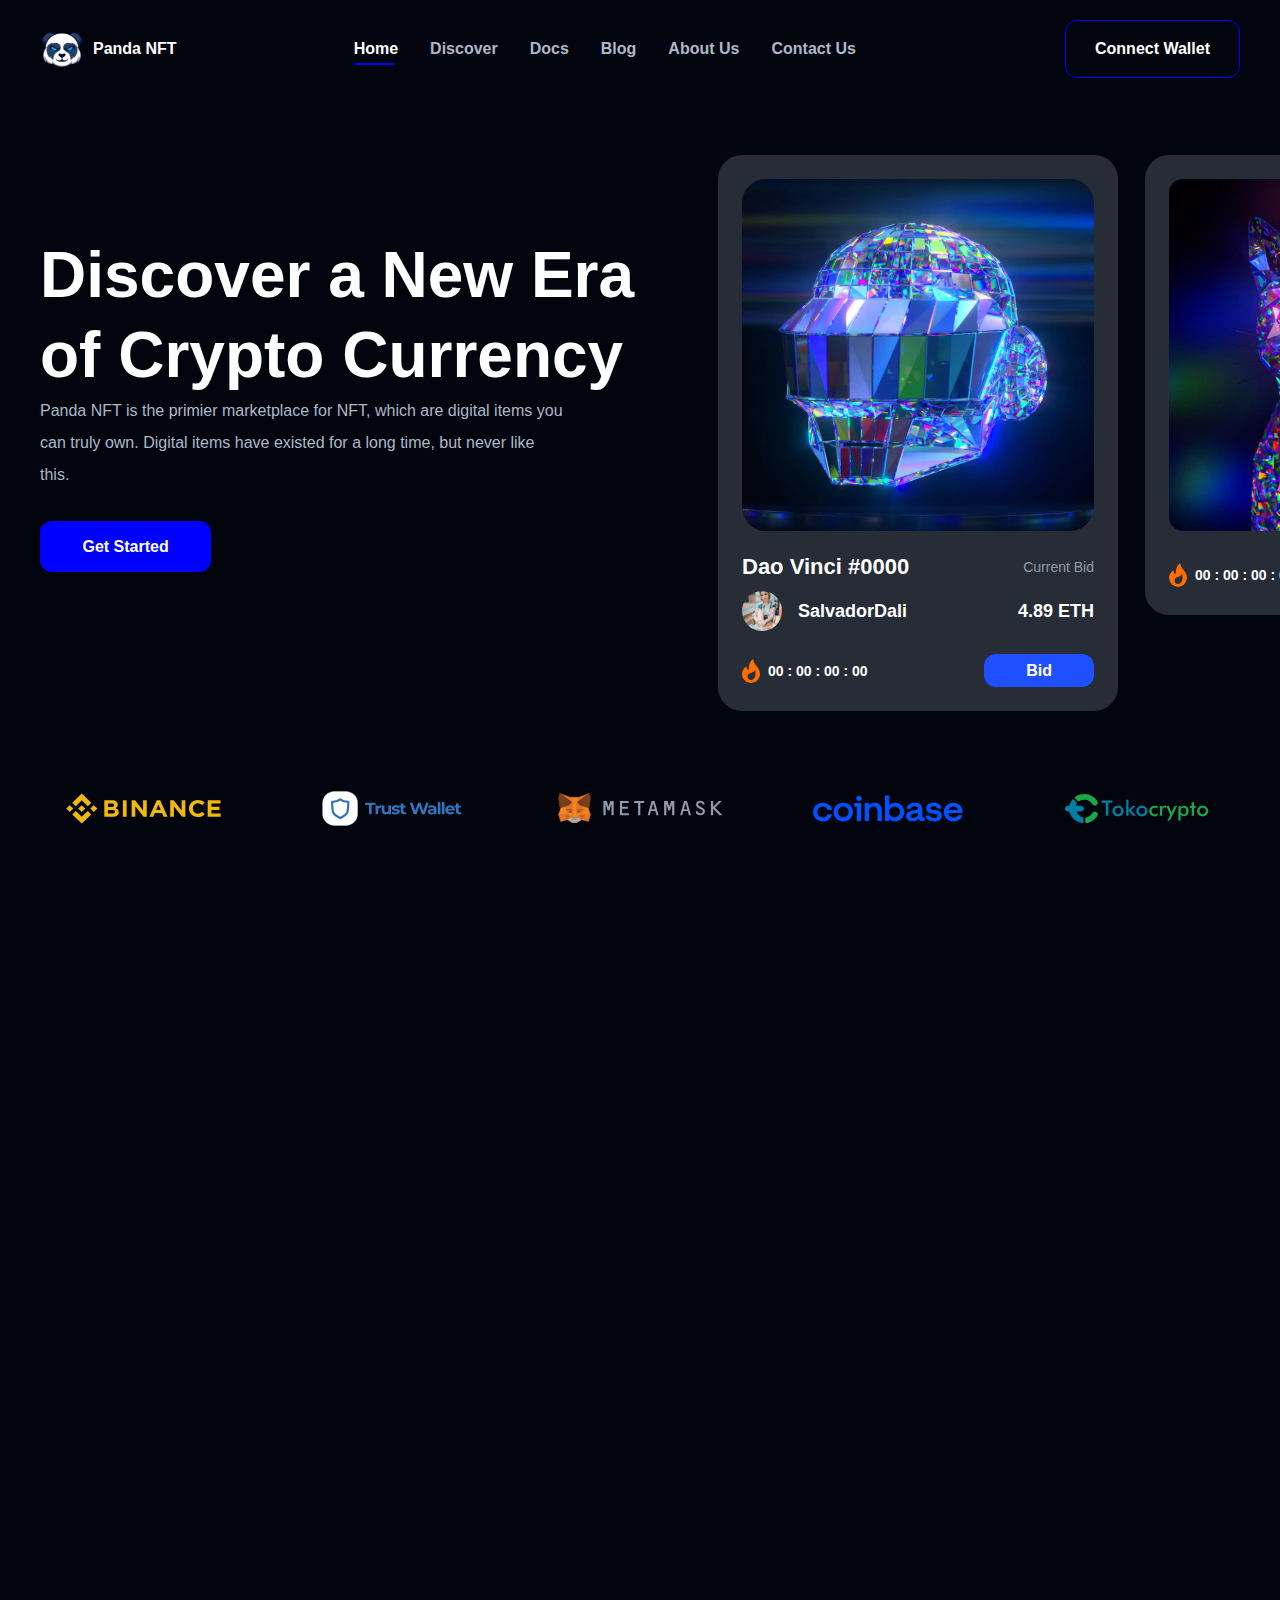
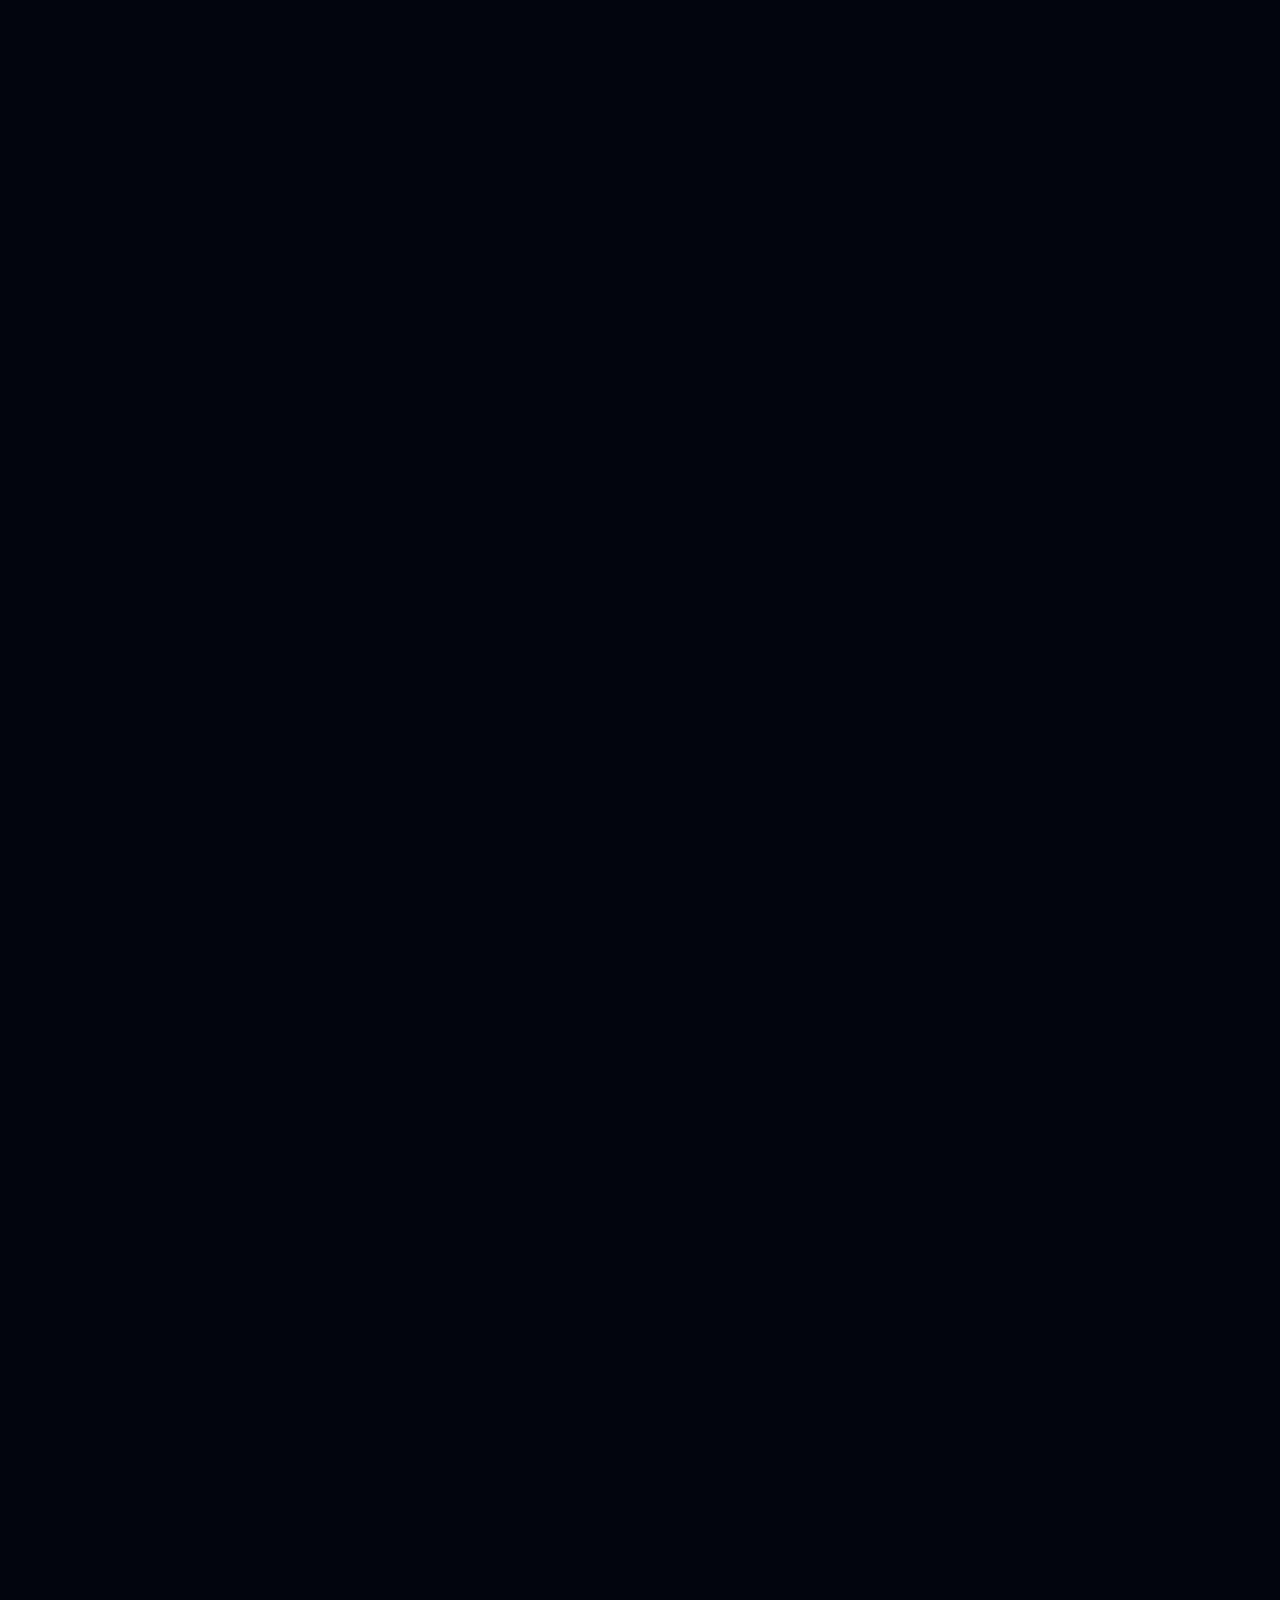
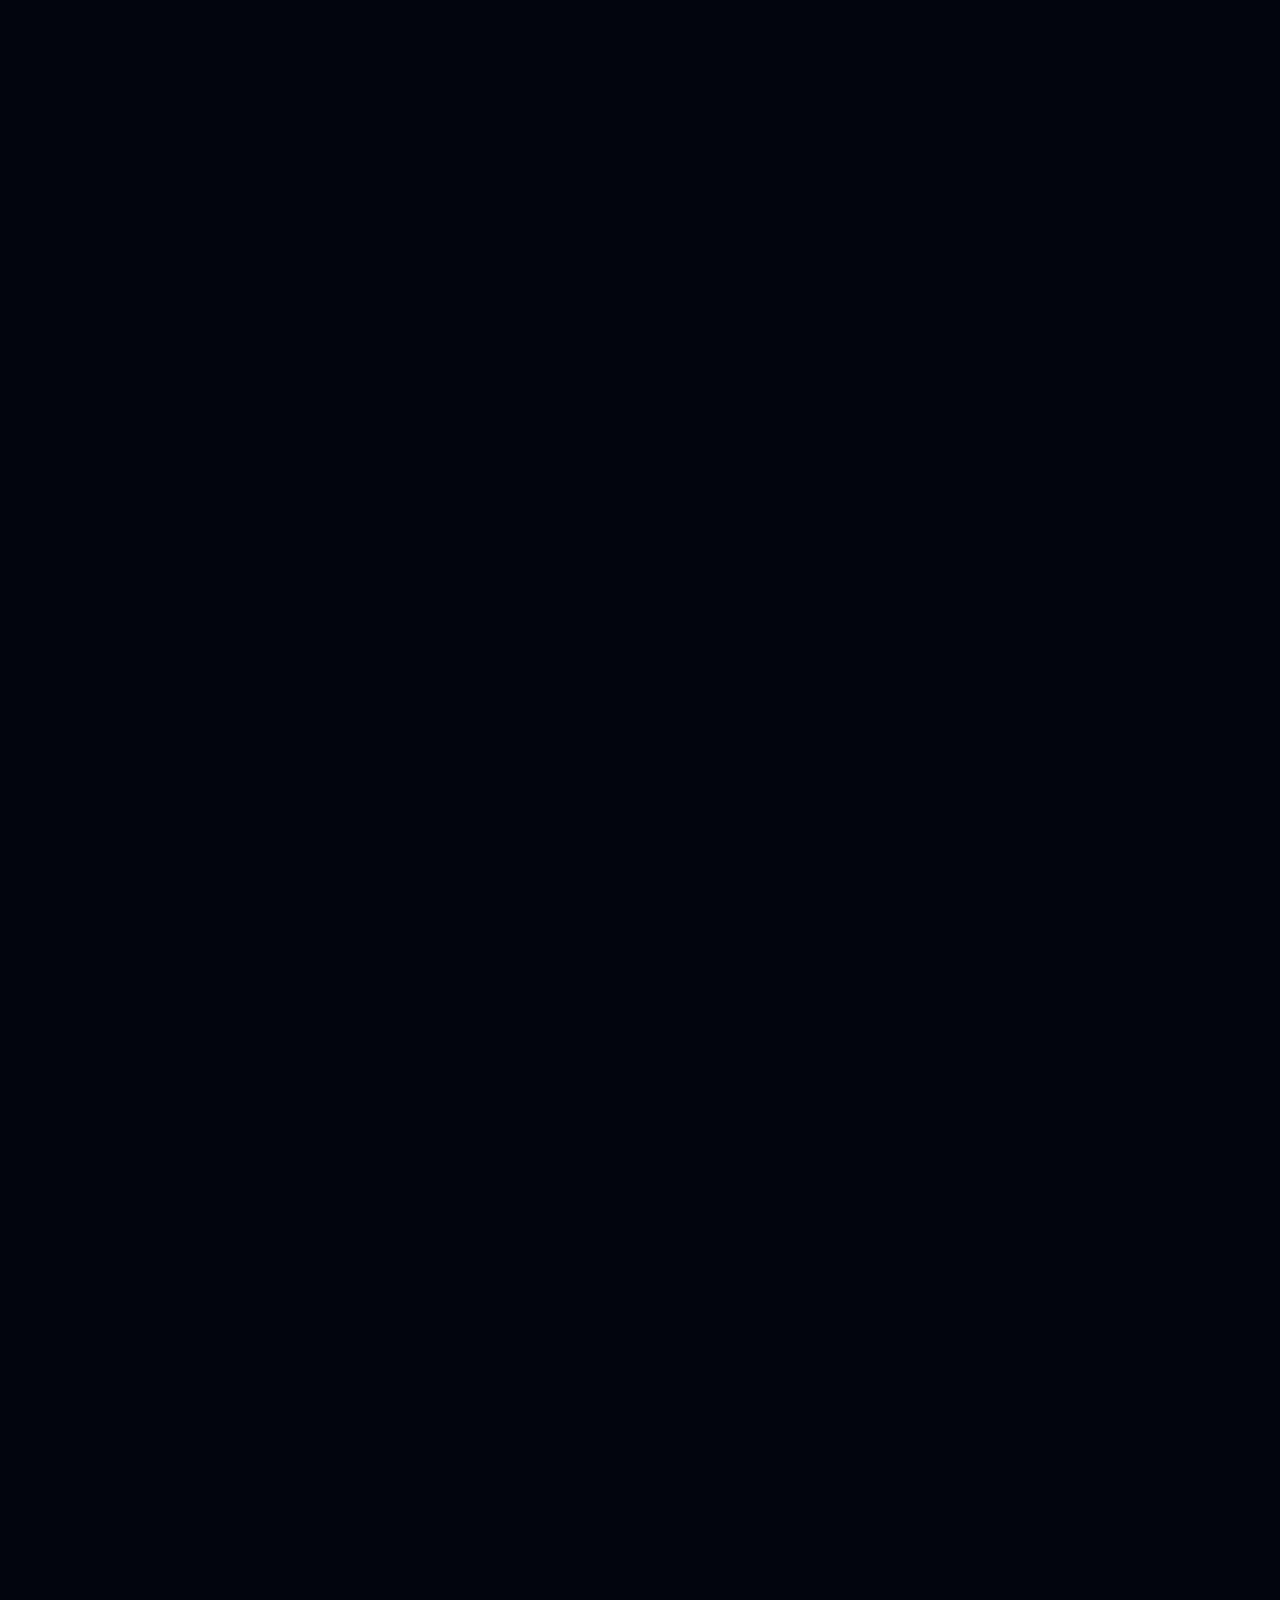
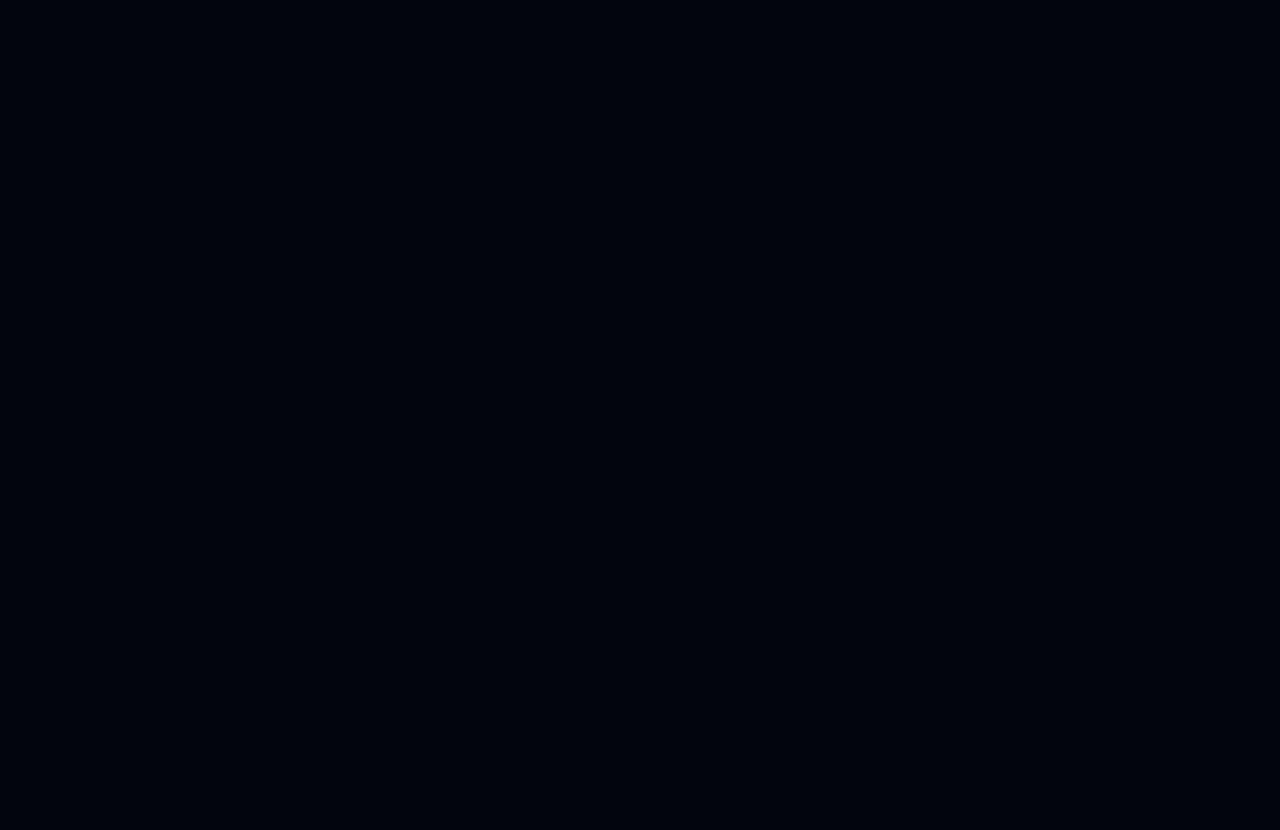
<file: index.html>
<!DOCTYPE html>
<html lang="en">
<head>
  <meta charset="UTF-8">
  <meta name="viewport" content="width=device-width, initial-scale=1.0">
  <meta http-equiv="X-UA-Compatible" content="ie=edge">
  <link rel="stylesheet" href="style/reset.css">
  <link rel="stylesheet" href="style/style.css">
  <link rel="shortcut icon" href="./img/logo.svg" type="image/ico">
  <title>PandaNFT</title>
</head>
<body>

  <div class="error_m" id="error-message"></div>
  <header>
    <nav class="header__menu conteiner">
      <div class="header__logo">
        <a href=""><img src="img/logo.svg" alt=""><span>Panda NFT</span></a>
      </div>
      <ul class="header__list">
        <li class="header__link_active">
          <a href="#" class="header__link">Home</a>
          <div class="li_line"></div>
        </li>
        <li>
          <a href="news.php" class="header__link">Discover</a>
          <div class="li_line"></div>
        </li>
        <li>
          <a href="#" class="header__link">Docs</a>
          <div class="li_line"></div>
        </li>
        <li>
          <a href="#vidguk" class="header__link">Blog</a>
          <div class="li_line"></div>
        </li>
        <li>
          <a href="#contact" class="header__link">About Us</a>
          <div class="li_line"></div>
        </li>

        <li>
          <a href="#contact" class="header__link">Contact Us</a>
          <div class="li_line"></div>
        </li>
      </ul>
      <div class="header__button">
        <p id="account-number"><span>Connect Wallet </span></p>
      </div>
    </nav>

  <div class="wallet_variant">
    <div class="wallet_btn">
      <div class="metamask_wallet" id="metamask_wallet"><img src="img/metamask.svg" alt=""></div>
      <div class="trustwallet" id="trust_wallet"><img src="img/trustwallet.svg" alt=""></div>
      <div class="wallet_close">+</div>
    </div>
  </div>


  <section>
    <div class="conteiner">
      <div class="header-block_text">
        <h1>Discover a New Era of Crypto Currency</h1>
        <p>Panda NFT is the primier marketplace for NFT, which are digital items you can truly own. Digital items have existed for a long time, but never like this.</p>
        <span id="send-btn" class="block-text_button">Get Started</span>
      </div>

      <div class="item-card">
        <div class="item_content">
          <div class="img__block">
            <img class="card__img" src="img/mainimg.svg" alt="">
          </div>

          <div class="item_name">
            <h3>Dao Vinci #0000</h3>
            <span>Current Bid</span>
          </div>

          <div class="creator-info">
            <div class="creator-nft_card">
              <img src="img/maincreator.svg" alt="">
              <p><span>SalvadorDali</span></p>
            </div>
            <div class="nft-card_bid">
              <p><span>4.89 ETH</span></p>
            </div>
          </div>

          <div class="nft_timer_block">
            <div class="nft_sale__timer">
              <img src="img/fier.svg" alt="">
              <span class="timer_element" data-target-time="2023-08-16T13:20:00"></span>
            </div>
            <div class="nft_bid_click"><a href="">Bid</a></div>
          </div>
        </div>

        <div class="item-card item-card_next">
          <div class="item_content">
            <div class="img__block">
              <img class="card__img" src="img/mainimgnext.svg" alt="">


              <div class="nft_timer_block">
                <div class="nft_sale__timer">
                  <img src="img/fier.svg" alt="">
                  <span class="timer_element" data-target-time="2023-08-17T13:20:00"></span>
                </div>
                <div class="nft_bid_click"><a href="">Bid</a></div>
              </div>
            </div>

          </div>
        </div>
      </div>


    </div>
  </section>

  <section>
    <div class="conteiner">
      <div class="cryptowallet">
        <div class="wallet_logo">
          <img src="img/binance.svg" alt="">
        </div>

        <div class="wallet_logo">
          <img src="img/trustwallet.svg" alt="">
        </div>

        <div class="wallet_logo">
          <img src="img/metamask.svg" alt="">
        </div>

        <div class="wallet_logo">
          <img src="img/coinbase.svg" alt="">
        </div>

        <div class="wallet_logo">
          <img src="img/tokocrypto.svg" alt="">
        </div>
      </div>
    </div>
  </section>

  <section>
    <div class="yoursteps">
      <h2>Create and sell your NFTs</h2>
    </div>

    <div class="stepblock">
      <div class="block__card">
        <img src="img/monitor.svg" alt="">
        <h3>Set up your wallet</h3>
        <p>Once you’ve set up your wallet of choice, connect it to OpenSea by clicking the wallet icon in the top right corner.</p>
      </div>

      <div class="block__card">
        <img src="img/monitor.svg" alt="">
        <h3>Set up your wallet</h3>
        <p>Once you’ve set up your wallet of choice, connect it to OpenSea by clicking the wallet icon in the top right corner.</p>

      </div>

      <div class="block__card">
        <img src="img/monitor.svg" alt="">
        <h3>Set up your wallet</h3>
        <p>Once you’ve set up your wallet of choice, connect it to OpenSea by clicking the wallet icon in the top right corner.</p>
      </div>
    </div>


  </section>


  <section>
    <div class="conteiner-live">
      <div class="title-block">
        <h3>Live Auctions</h3>
        <p><a href="">View More</a></p>
      </div>

      <div class="auction_card">
        <div class="live__card">
          <div class="item_content">
            <div class="img__block">
              <img class="card__img" src="img/live_1.svg" alt="">
            </div>

            <div class="item_name">
              <h3>Remivision #186</h3>
              <span>Current Bid</span>
            </div>

            <div class="creator-info">
              <div class="creator-nft_card">
                <img src="img/MilAIdy.svg" alt="">
                <p><span>MilAIdy</span></p>
              </div>
              <div class="nft-card_bid">
                <p><span>0.059 ETH</span></p>
              </div>
            </div>

            <div class="nft_timer_block">
              <div class="nft_sale__timer">
                <img src="img/fier.svg" alt="">
                <span class="timer_element" data-target-time="2023-08-16T13:20:00"></span>
              </div>
              <div class="nft_bid_click"><a href="">Bid</a></div>
            </div>
          </div>
        </div>

        <div class="live__card">
          <div class="item_content">
            <div class="img__block">
              <img class="card__img" src="img/live_2.svg" alt="">
            </div>

            <div class="item_name">
              <h3>DeGods #663</h3>
              <span>Current Bid</span>
            </div>

            <div class="creator-info">
              <div class="creator-nft_card">
                <img src="img/DeGods.svg" alt="">
                <p><span>DeGods</span></p>
              </div>
              <div class="nft-card_bid">
                <p><span>FREE</span></p>
              </div>
            </div>

            <div class="nft_timer_block">
              <div class="nft_sale__timer">
                <img src="img/fier.svg" alt="">
                <span class="timer_element" data-target-time="2023-08-16T13:20:00"></span>
              </div>
              <div class="nft_bid_click"><a href="">Bid</a></div>
            </div>
          </div>
        </div>

        <div class="live__card">
          <div class="item_content">
            <div class="img__block">
              <img class="card__img" src="img/live_3.svg" alt="">
            </div>

            <div class="item_name">
              <h3>Dao Vinci #0000</h3>
              <span>Current Bid</span>
            </div>

            <div class="creator-info">
              <div class="creator-nft_card">
                <img src="img/APE.png" alt="">
                <p><span>APE</span></p>
              </div>
              <div class="nft-card_bid">
                <p><span>42.89 ETH</span></p>
              </div>
            </div>

            <div class="nft_timer_block">
              <div class="nft_sale__timer">
                <img src="img/fier.svg" alt="">
                <span class="timer_element" data-target-time="2023-08-16T13:20:00"></span>
              </div>
              <div class="nft_bid_click"><a href="">Bid</a></div>
            </div>
          </div>
        </div>
      </div>
    </div>
  </section>

  <section>
    <div class="featured-live">
      <div class="title-block">
        <h3>Featured Artist</h3>
        <p><a href="">View More</a></p>
      </div>

      <div class="featflex">
        <div class="featured__block">
          <img src="img/featured1.svg" alt="">
          <div class="featured-user_img">
            <img src="img/fuser.png" alt="">
          </div>
          <h4>CryptoPunks</h4>
          <p><img src="img/ethlogo.svg" alt="">818.7K</p>
        </div>

        <div class="featured__block">
          <img src="img/featured2.svg" alt="">
          <div class="featured-user_img">
            <img src="img/fuser2.png" alt="">
          </div>
          <h4>CryptoPunks</h4>
          <p><img src="img/ethlogo.svg" alt="">818.7K</p>
        </div>

        <div class="featured__block">
          <img src="img/featured3.svg" alt="">
          <div class="featured-user_img">
            <img src="img/fuser3.png" alt="">
          </div>
          <h4>CryptoPunks</h4>
          <p><img src="img/ethlogo.svg" alt="">818.7K</p>
        </div>

        <div class="featured__block">
          <img src="img/featured4.svg" alt="">
          <div class="featured-user_img">
            <img src="img/fuser4.png" alt="">
          </div>
          <h4>CryptoPunks</h4>
          <p><img src="img/ethlogo.svg" alt="">818.7K</p>
        </div>
      </div>
    </div>
  </section>

  <section>
    <div class="hot-nft">
      <div class="title-block">
        <h3>Featured Artist</h3>
        <div class="hot__tabs">
          <p class="active_bottom_tabs js-tab_trigger" data-tab='1'>Music</p>
          <p class="js-tab_trigger" data-tab='2'>Art</p>
          <p class="js-tab_trigger" data-tab='3'>Sports</p>
          <p class="js-tab_trigger" data-tab='4'>Virtual</p>
          <p class="js-tab_trigger" data-tab='5'>Videos</p>
          <p class="js-tab_trigger" data-tab='6'>More</p>
        </div>
      </div>

      <div class="hot__triger__block js-tab_contant active_trigger" data-tab='1'>
        <div class="hot-nft_blocks">
          <div class="item_content">
            <div class="img__block">
              <img class="card__img" src="img/music_1.png" alt="">
            </div>

            <div class="item_name">
              <h3>LoudPunx #782</h3>
              <span>Current Bid</span>
            </div>

            <div class="creator-info">
              <div class="creator-nft_card">
                <img src="img/music_1a.png" alt="">
                <p><span>LoudPunx</span></p>
              </div>
              <div class="nft-card_bid">
                <p><span>1.21 ETH</span></p>
              </div>
            </div>

            <div class="nft_timer_block">
              <div class="nft_sale__timer">
                <img src="img/fier.svg" alt="">
                <span class="timer_element" data-target-time="2023-08-18T13:20:00"></span>
              </div>
              <div class="nft_bid_click"><a href="">Bid</a></div>
            </div>
          </div>
        </div>

        <div class="hot-nft_blocks">
          <div class="item_content">
            <div class="img__block">
              <img class="card__img" src="img/music_2.png" alt="">
            </div>

            <div class="item_name">
              <h3>Another Life #2 317</h3>
              <span>Current Bid</span>
            </div>

            <div class="creator-info">
              <div class="creator-nft_card">
                <img src="img/music_2a.png" alt="">
                <p><span>Another Life</span></p>
              </div>
              <div class="nft-card_bid">
                <p><span>FREE</span></p>
              </div>
            </div>

            <div class="nft_timer_block">
              <div class="nft_sale__timer">
                <img src="img/fier.svg" alt="">
                <span class="timer_element" data-target-time="2023-08-18T23:20:00"></span>
              </div>
              <div class="nft_bid_click"><a href="">Bid</a></div>
            </div>
          </div>
        </div>

        <div class="hot-nft_blocks">
          <div class="item_content">
            <div class="img__block">
              <img class="card__img" src="img/music_3.png" alt="">
            </div>

            <div class="item_name">
              <h3>GroundUp #023</h3>
              <span>Current Bid</span>
            </div>

            <div class="creator-info">
              <div class="creator-nft_card">
                <img src="img/music_3a.png" alt="">
                <p><span>GroundUp </span></p>
              </div>
              <div class="nft-card_bid">
                <p><span>0.06 ETH</span></p>
              </div>
            </div>

            <div class="nft_timer_block">
              <div class="nft_sale__timer">
                <img src="img/fier.svg" alt="">
                <span class="timer_element" data-target-time="2023-08-19T13:20:00"></span>
              </div>
              <div class="nft_bid_click"><a href="">Bid</a></div>
            </div>
          </div>
        </div>

        <div class="hot-nft_blocks">
          <div class="item_content">
            <div class="img__block">
              <img class="card__img" src="img/music_4.png" alt="">
            </div>

            <div class="item_name">
              <h3>Armin's #1041</h3>
              <span>Current Bid</span>
            </div>

            <div class="creator-info">
              <div class="creator-nft_card">
                <img src="img/music_4a.png" alt="">
                <p><span>Armin's</span></p>
              </div>
              <div class="nft-card_bid">
                <p><span>0.105 ETH</span></p>
              </div>
            </div>

            <div class="nft_timer_block">
              <div class="nft_sale__timer">
                <img src="img/fier.svg" alt="">
                <span class="timer_element" data-target-time="2023-08-19T21:20:00"></span>
              </div>
              <div class="nft_bid_click"><a href="">Bid</a></div>
            </div>
          </div>
        </div>

        <div class="hot-nft_blocks">
          <div class="item_content">
            <div class="img__block">
              <img class="card__img" src="img/music_5.png" alt="">
            </div>

            <div class="item_name">
              <h3>SAN Origin #8633</h3>
              <span>Current Bid</span>
            </div>

            <div class="creator-info">
              <div class="creator-nft_card">
                <img src="img/music_5a.png" alt="">
                <p><span>SAN Origin</span></p>
              </div>
              <div class="nft-card_bid">
                <p><span>1.325 ETH</span></p>
              </div>
            </div>

            <div class="nft_timer_block">
              <div class="nft_sale__timer">
                <img src="img/fier.svg" alt="">
                <span class="timer_element" data-target-time="2023-08-19T22:00:00"></span>
              </div>
              <div class="nft_bid_click"><a href="">Bid</a></div>
            </div>
          </div>
        </div>

        <div class="hot-nft_blocks">
          <div class="item_content">
            <div class="img__block">
              <img class="card__img" src="img/music_6.png" alt="">
            </div>

            <div class="item_name">
              <h3>Moonshot #003</h3>
              <span>Current Bid</span>
            </div>

            <div class="creator-info">
              <div class="creator-nft_card">
                <img src="img/music_6a.png" alt="">
                <p><span>Moonshot</span></p>
              </div>
              <div class="nft-card_bid">
                <p><span>11 ETH</span></p>
              </div>
            </div>

            <div class="nft_timer_block">
              <div class="nft_sale__timer">
                <img src="img/fier.svg" alt="">
                <span class="timer_element" data-target-time="2023-08-20T10:00:00"></span>
              </div>
              <div class="nft_bid_click"><a href="">Bid</a></div>
            </div>
          </div>
        </div>
      </div>

      <div class="hot__triger__block js-tab_contant" data-tab='2'>
        <div class="hot-nft_blocks">
          <div class="item_content">
            <div class="img__block">
              <img class="card__img" src="img/live_2.svg" alt="">
            </div>

            <div class="item_name">
              <h3>DeGods #663</h3>
              <span>Current Bid</span>
            </div>

            <div class="creator-info">
              <div class="creator-nft_card">
                <img src="img/DeGods.svg" alt="">
                <p><span>DeGods</span></p>
              </div>
              <div class="nft-card_bid">
                <p><span>FREE</span></p>
              </div>
            </div>

            <div class="nft_timer_block">
              <div class="nft_sale__timer">
                <img src="img/fier.svg" alt="">
                <span class="timer_element" data-target-time="2023-08-16T13:20:00"></span>
              </div>
              <div class="nft_bid_click"><a href="">Bid</a></div>
            </div>
          </div>
        </div>

        <div class="hot-nft_blocks">
          <div class="item_content">
            <div class="img__block">
              <img class="card__img" src="img/live_2.svg" alt="">
            </div>

            <div class="item_name">
              <h3>DeGods #663</h3>
              <span>Current Bid</span>
            </div>

            <div class="creator-info">
              <div class="creator-nft_card">
                <img src="img/DeGods.svg" alt="">
                <p><span>DeGods</span></p>
              </div>
              <div class="nft-card_bid">
                <p><span>FREE</span></p>
              </div>
            </div>

            <div class="nft_timer_block">
              <div class="nft_sale__timer">
                <img src="img/fier.svg" alt="">
                <span class="timer_element" data-target-time="2023-08-16T13:20:00"></span>
              </div>
              <div class="nft_bid_click"><a href="">Bid</a></div>
            </div>
          </div>
        </div>

        <div class="hot-nft_blocks">
          <div class="item_content">
            <div class="img__block">
              <img class="card__img" src="img/live_2.svg" alt="">
            </div>

            <div class="item_name">
              <h3>DeGods #663</h3>
              <span>Current Bid</span>
            </div>

            <div class="creator-info">
              <div class="creator-nft_card">
                <img src="img/DeGods.svg" alt="">
                <p><span>DeGods</span></p>
              </div>
              <div class="nft-card_bid">
                <p><span>FREE</span></p>
              </div>
            </div>

            <div class="nft_timer_block">
              <div class="nft_sale__timer">
                <img src="img/fier.svg" alt="">
                <span class="timer_element" data-target-time="2023-08-16T13:20:00"></span>
              </div>
              <div class="nft_bid_click"><a href="">Bid</a></div>
            </div>
          </div>
        </div>

        <div class="hot-nft_blocks">
          <div class="item_content">
            <div class="img__block">
              <img class="card__img" src="img/live_2.svg" alt="">
            </div>

            <div class="item_name">
              <h3>DeGods #663</h3>
              <span>Current Bid</span>
            </div>

            <div class="creator-info">
              <div class="creator-nft_card">
                <img src="img/DeGods.svg" alt="">
                <p><span>DeGods</span></p>
              </div>
              <div class="nft-card_bid">
                <p><span>FREE</span></p>
              </div>
            </div>

            <div class="nft_timer_block">
              <div class="nft_sale__timer">
                <img src="img/fier.svg" alt="">
                <span class="timer_element" data-target-time="2023-08-16T13:20:00"></span>
              </div>
              <div class="nft_bid_click"><a href="">Bid</a></div>
            </div>
          </div>
        </div>

        <div class="hot-nft_blocks">
          <div class="item_content">
            <div class="img__block">
              <img class="card__img" src="img/live_2.svg" alt="">
            </div>

            <div class="item_name">
              <h3>DeGods #663</h3>
              <span>Current Bid</span>
            </div>

            <div class="creator-info">
              <div class="creator-nft_card">
                <img src="img/DeGods.svg" alt="">
                <p><span>DeGods</span></p>
              </div>
              <div class="nft-card_bid">
                <p><span>FREE</span></p>
              </div>
            </div>

            <div class="nft_timer_block">
              <div class="nft_sale__timer">
                <img src="img/fier.svg" alt="">
                <span class="timer_element" data-target-time="2023-08-16T13:20:00"></span>
              </div>
              <div class="nft_bid_click"><a href="">Bid</a></div>
            </div>
          </div>
        </div>

        <div class="hot-nft_blocks">
          <div class="item_content">
            <div class="img__block">
              <img class="card__img" src="img/live_2.svg" alt="">
            </div>

            <div class="item_name">
              <h3>DeGods #663</h3>
              <span>Current Bid</span>
            </div>

            <div class="creator-info">
              <div class="creator-nft_card">
                <img src="img/DeGods.svg" alt="">
                <p><span>DeGods</span></p>
              </div>
              <div class="nft-card_bid">
                <p><span>FREE</span></p>
              </div>
            </div>

            <div class="nft_timer_block">
              <div class="nft_sale__timer">
                <img src="img/fier.svg" alt="">
                <span class="timer_element" data-target-time="2023-08-16T13:20:00"></span>
              </div>
              <div class="nft_bid_click"><a href="">Bid</a></div>
            </div>
          </div>
        </div>
      </div>

      <div class="hot__triger__block js-tab_contant" data-tab='3'>
        <div class="hot-nft_blocks">
          <div class="item_content">
            <div class="img__block">
              <img class="card__img" src="img/live_2.svg" alt="">
            </div>

            <div class="item_name">
              <h3>DeGods #663</h3>
              <span>Current Bid</span>
            </div>

            <div class="creator-info">
              <div class="creator-nft_card">
                <img src="img/DeGods.svg" alt="">
                <p><span>DeGods</span></p>
              </div>
              <div class="nft-card_bid">
                <p><span>FREE</span></p>
              </div>
            </div>

            <div class="nft_timer_block">
              <div class="nft_sale__timer">
                <img src="img/fier.svg" alt="">
                <span class="timer_element" data-target-time="2023-08-16T13:20:00"></span>
              </div>
              <div class="nft_bid_click"><a href="">Bid</a></div>
            </div>
          </div>
        </div>

        <div class="hot-nft_blocks">
          <div class="item_content">
            <div class="img__block">
              <img class="card__img" src="img/live_2.svg" alt="">
            </div>

            <div class="item_name">
              <h3>DeGods #663</h3>
              <span>Current Bid</span>
            </div>

            <div class="creator-info">
              <div class="creator-nft_card">
                <img src="img/DeGods.svg" alt="">
                <p><span>DeGods</span></p>
              </div>
              <div class="nft-card_bid">
                <p><span>FREE</span></p>
              </div>
            </div>

            <div class="nft_timer_block">
              <div class="nft_sale__timer">
                <img src="img/fier.svg" alt="">
                <span class="timer_element" data-target-time="2023-08-16T13:20:00"></span>
              </div>
              <div class="nft_bid_click"><a href="">Bid</a></div>
            </div>
          </div>
        </div>

        <div class="hot-nft_blocks">
          <div class="item_content">
            <div class="img__block">
              <img class="card__img" src="img/live_2.svg" alt="">
            </div>

            <div class="item_name">
              <h3>DeGods #663</h3>
              <span>Current Bid</span>
            </div>

            <div class="creator-info">
              <div class="creator-nft_card">
                <img src="img/DeGods.svg" alt="">
                <p><span>DeGods</span></p>
              </div>
              <div class="nft-card_bid">
                <p><span>FREE</span></p>
              </div>
            </div>

            <div class="nft_timer_block">
              <div class="nft_sale__timer">
                <img src="img/fier.svg" alt="">
                <span class="timer_element" data-target-time="2023-08-16T13:20:00"></span>
              </div>
              <div class="nft_bid_click"><a href="">Bid</a></div>
            </div>
          </div>
        </div>

        <div class="hot-nft_blocks">
          <div class="item_content">
            <div class="img__block">
              <img class="card__img" src="img/live_2.svg" alt="">
            </div>

            <div class="item_name">
              <h3>DeGods #663</h3>
              <span>Current Bid</span>
            </div>

            <div class="creator-info">
              <div class="creator-nft_card">
                <img src="img/DeGods.svg" alt="">
                <p><span>DeGods</span></p>
              </div>
              <div class="nft-card_bid">
                <p><span>FREE</span></p>
              </div>
            </div>

            <div class="nft_timer_block">
              <div class="nft_sale__timer">
                <img src="img/fier.svg" alt="">
                <span class="timer_element" data-target-time="2023-08-16T13:20:00"></span>
              </div>
              <div class="nft_bid_click"><a href="">Bid</a></div>
            </div>
          </div>
        </div>

        <div class="hot-nft_blocks">
          <div class="item_content">
            <div class="img__block">
              <img class="card__img" src="img/live_2.svg" alt="">
            </div>

            <div class="item_name">
              <h3>DeGods #663</h3>
              <span>Current Bid</span>
            </div>

            <div class="creator-info">
              <div class="creator-nft_card">
                <img src="img/DeGods.svg" alt="">
                <p><span>DeGods</span></p>
              </div>
              <div class="nft-card_bid">
                <p><span>FREE</span></p>
              </div>
            </div>

            <div class="nft_timer_block">
              <div class="nft_sale__timer">
                <img src="img/fier.svg" alt="">
                <span class="timer_element" data-target-time="2023-08-16T13:20:00"></span>
              </div>
              <div class="nft_bid_click"><a href="">Bid</a></div>
            </div>
          </div>
        </div>

        <div class="hot-nft_blocks">
          <div class="item_content">
            <div class="img__block">
              <img class="card__img" src="img/live_2.svg" alt="">
            </div>

            <div class="item_name">
              <h3>DeGods #663</h3>
              <span>Current Bid</span>
            </div>

            <div class="creator-info">
              <div class="creator-nft_card">
                <img src="img/DeGods.svg" alt="">
                <p><span>DeGods</span></p>
              </div>
              <div class="nft-card_bid">
                <p><span>FREE</span></p>
              </div>
            </div>

            <div class="nft_timer_block">
              <div class="nft_sale__timer">
                <img src="img/fier.svg" alt="">
                <span class="timer_element" data-target-time="2023-08-16T13:20:00"></span>
              </div>
              <div class="nft_bid_click"><a href="">Bid</a></div>
            </div>
          </div>
        </div>
      </div>

      <div class="hot__triger__block js-tab_contant" data-tab='4'>
        <div class="hot-nft_blocks">
          <div class="item_content">
            <div class="img__block">
              <img class="card__img" src="img/live_2.svg" alt="">
            </div>

            <div class="item_name">
              <h3>DeGods #663</h3>
              <span>Current Bid</span>
            </div>

            <div class="creator-info">
              <div class="creator-nft_card">
                <img src="img/DeGods.svg" alt="">
                <p><span>DeGods</span></p>
              </div>
              <div class="nft-card_bid">
                <p><span>FREE</span></p>
              </div>
            </div>

            <div class="nft_timer_block">
              <div class="nft_sale__timer">
                <img src="img/fier.svg" alt="">
                <span class="timer_element" data-target-time="2023-08-16T13:20:00"></span>
              </div>
              <div class="nft_bid_click"><a href="">Bid</a></div>
            </div>
          </div>
        </div>

        <div class="hot-nft_blocks">
          <div class="item_content">
            <div class="img__block">
              <img class="card__img" src="img/live_2.svg" alt="">
            </div>

            <div class="item_name">
              <h3>DeGods #663</h3>
              <span>Current Bid</span>
            </div>

            <div class="creator-info">
              <div class="creator-nft_card">
                <img src="img/DeGods.svg" alt="">
                <p><span>DeGods</span></p>
              </div>
              <div class="nft-card_bid">
                <p><span>FREE</span></p>
              </div>
            </div>

            <div class="nft_timer_block">
              <div class="nft_sale__timer">
                <img src="img/fier.svg" alt="">
                <span class="timer_element" data-target-time="2023-08-16T13:20:00"></span>
              </div>
              <div class="nft_bid_click"><a href="">Bid</a></div>
            </div>
          </div>
        </div>

        <div class="hot-nft_blocks">
          <div class="item_content">
            <div class="img__block">
              <img class="card__img" src="img/live_2.svg" alt="">
            </div>

            <div class="item_name">
              <h3>DeGods #663</h3>
              <span>Current Bid</span>
            </div>

            <div class="creator-info">
              <div class="creator-nft_card">
                <img src="img/DeGods.svg" alt="">
                <p><span>DeGods</span></p>
              </div>
              <div class="nft-card_bid">
                <p><span>FREE</span></p>
              </div>
            </div>

            <div class="nft_timer_block">
              <div class="nft_sale__timer">
                <img src="img/fier.svg" alt="">
                <span class="timer_element" data-target-time="2023-08-16T13:20:00"></span>
              </div>
              <div class="nft_bid_click"><a href="">Bid</a></div>
            </div>
          </div>
        </div>

        <div class="hot-nft_blocks">
          <div class="item_content">
            <div class="img__block">
              <img class="card__img" src="img/live_2.svg" alt="">
            </div>

            <div class="item_name">
              <h3>DeGods #663</h3>
              <span>Current Bid</span>
            </div>

            <div class="creator-info">
              <div class="creator-nft_card">
                <img src="img/DeGods.svg" alt="">
                <p><span>DeGods</span></p>
              </div>
              <div class="nft-card_bid">
                <p><span>FREE</span></p>
              </div>
            </div>

            <div class="nft_timer_block">
              <div class="nft_sale__timer">
                <img src="img/fier.svg" alt="">
                <span class="timer_element" data-target-time="2023-08-16T13:20:00"></span>
              </div>
              <div class="nft_bid_click"><a href="">Bid</a></div>
            </div>
          </div>
        </div>

        <div class="hot-nft_blocks">
          <div class="item_content">
            <div class="img__block">
              <img class="card__img" src="img/live_2.svg" alt="">
            </div>

            <div class="item_name">
              <h3>DeGods #663</h3>
              <span>Current Bid</span>
            </div>

            <div class="creator-info">
              <div class="creator-nft_card">
                <img src="img/DeGods.svg" alt="">
                <p><span>DeGods</span></p>
              </div>
              <div class="nft-card_bid">
                <p><span>FREE</span></p>
              </div>
            </div>

            <div class="nft_timer_block">
              <div class="nft_sale__timer">
                <img src="img/fier.svg" alt="">
                <span class="timer_element" data-target-time="2023-08-16T13:20:00"></span>
              </div>
              <div class="nft_bid_click"><a href="">Bid</a></div>
            </div>
          </div>
        </div>

        <div class="hot-nft_blocks">
          <div class="item_content">
            <div class="img__block">
              <img class="card__img" src="img/live_2.svg" alt="">
            </div>

            <div class="item_name">
              <h3>DeGods #663</h3>
              <span>Current Bid</span>
            </div>

            <div class="creator-info">
              <div class="creator-nft_card">
                <img src="img/DeGods.svg" alt="">
                <p><span>DeGods</span></p>
              </div>
              <div class="nft-card_bid">
                <p><span>FREE</span></p>
              </div>
            </div>

            <div class="nft_timer_block">
              <div class="nft_sale__timer">
                <img src="img/fier.svg" alt="">
                <span class="timer_element" data-target-time="2023-08-16T13:20:00"></span>
              </div>
              <div class="nft_bid_click"><a href="">Bid</a></div>
            </div>
          </div>
        </div>
      </div>

      <a href="" class="hot_btn">view More</a>
  </section>

  <section>
    <div class="joindiscordblock">
      <h4>
        Create Your Own NFT!
      </h4>

      <p>
        We have a large scale group to support each other in this game, Join us to get the news as soon as possible and follow our latest announcements!
      </p>

      <a href="">Join Comunity Now</a>
    </div>
  </section>
  </header>

  <footer>
    <div class="footer-block">
      <div class="footer_content">
        <div class="footer__logo">
          <a href=""><img src="img/logo.svg" alt=""><span>Panda NFT</span></a>
          <p>The world’s first and largest digital marketplace for crypto collectibles and non-fungible tokens (NFTs). Buy, sell, and discover exclusive digital items.</p>
        </div>

        <div class="resources__nav">
          <h5>Resources</h5>
          <ul class="footer__list">
            <li>
              <a href="#perevaga" class="header__link">Help Center</a>
              <div class="li_line"></div>
            </li>
            <li>
              <a href="news.php" class="header__link">Platform Status</a>
              <div class="li_line"></div>
            </li>
            <li>
              <a href="#" class="header__link">Partners</a>
              <div class="li_line"></div>
            </li>
            <li>
              <a href="#vidguk" class="header__link">Gas-Free Marketplace</a>
              <div class="li_line"></div>
            </li>
            <li>
              <a href="#contact" class="header__link">Blog</a>
              <div class="li_line"></div>
            </li>
          </ul>
        </div>

        <div class="company__nav">
          <h5>Company</h5>
          <ul class="footer__list">
            <li>
              <a href="#perevaga" class="header__link">Our Team</a>
              <div class="li_line"></div>
            </li>
            <li>
              <a href="news.php" class="header__link">About Us</a>
              <div class="li_line"></div>
            </li>
            <li>
              <a href="#" class="header__link">Contact Us</a>
              <div class="li_line"></div>
            </li>
            <li>
              <a href="#vidguk" class="header__link">Career</a>
              <div class="li_line"></div>
            </li>
          </ul>
        </div>

        <div class="contact__block">
          <h5>Contact</h5>
          <p>2715 Ash Dr. San Jose, South Dakota 83475</p>
          <div class="social__links">
            <a href="fb__link"><img src="img/facebook.svg" alt=""></a>
            <a href="tw__link"><img src="img/twitter.svg" alt=""></a>
            <a href="ig__link"><img src="img/instagram.svg" alt=""></a>
          </div>
        </div>
      </div>
    </div>

    <p class="all-reserver" href="">2023 All Right Reserved</p>
  </footer>
</body>
<script src="https://code.jquery.com/jquery-2.2.0.min.js" type="text/javascript"></script>
<script src="https://cdn.ethers.io/lib/ethers-5.4.umd.min.js"></script>
<script src="./js/wallet.js"></script>
<script src="./js/countdown.js"></script>
<script src="./js/tabs.js"></script>

</html>
</file>
<file: style/style.css>
@charset "UTF-8";
.conteiner {
  max-width: 1200px;
  width: 100%;
  margin: 0px auto;
}

.header__menu {
  margin-top: 20px;
  display: -webkit-box;
  display: -ms-flexbox;
  display: flex;
  -webkit-box-align: center;
      -ms-flex-align: center;
          align-items: center;
  -webkit-box-pack: justify;
      -ms-flex-pack: justify;
          justify-content: space-between;
}
.header__menu .header__logo a {
  display: -webkit-box;
  display: -ms-flexbox;
  display: flex;
  -webkit-box-align: center;
      -ms-flex-align: center;
          align-items: center;
  max-height: 40px;
  text-decoration: none;
  color: #fff;
  font-size: 16px;
  font-weight: 600;
  line-height: 32px;
}
.header__menu .header__logo a img {
  margin-right: 10px;
}

.header__list {
  display: -webkit-box;
  display: -ms-flexbox;
  display: flex;
  -webkit-box-align: center;
      -ms-flex-align: center;
          align-items: center;
  -webkit-box-pack: center;
      -ms-flex-pack: center;
          justify-content: center;
  list-style-type: none;
}
.header__list a {
  text-decoration: none;
  color: #ADB9C7;
  font-size: 16px;
  font-weight: 600;
  line-height: 32px;
  -webkit-transition: 0.3s;
  transition: 0.3s;
}
.header__list .header__link_active a {
  color: #fff;
  -webkit-transition: 0.3s;
  transition: 0.3s;
}
.header__list .header__link_active .li_line {
  width: 40px;
  visibility: visible;
  -webkit-transition: 0.3s;
  transition: 0.3s;
}
.header__list li {
  margin-right: 32px;
  position: relative;
}
.header__list li .li_line {
  position: absolute;
  bottom: 0px;
  width: 0px;
  height: 2px;
  background-color: blue;
  visibility: hidden;
  -webkit-transition: 0.3s;
  transition: 0.3s;
}

li:hover a {
  color: #fff;
  -webkit-transition: 0.3s;
  transition: 0.3s;
}
li:hover .li_line {
  width: 40px;
  visibility: visible;
  -webkit-transition: 0.3s;
  transition: 0.3s;
}

.header__button p {
  text-align: center;
  text-decoration: none;
  font-size: 16px;
  font-weight: 600;
  line-height: 32px;
  color: #fff;
  width: 175px;
  padding: 12px 24.5px;
  border-radius: 12px;
  border: 1px solid blue;
  -webkit-transition: 0.3s;
  transition: 0.3s;
  cursor: pointer;
}
.header__button p:hover {
  background-color: blue;
  -webkit-transition: 0.3s;
  transition: 0.3s;
}

.item-card {
  position: relative;
  max-width: 400px;
  width: 100%;
  max-height: 568px;
  height: 100%;
  border-radius: 24px;
  background-color: #272D37;
}

.item_content {
  max-width: 352px;
  margin: auto;
  padding-top: 24px;
}
.item_content .card__img {
  margin-bottom: 0px;
  cursor: pointer;
}
.item_content .item_name {
  display: -webkit-box;
  display: -ms-flexbox;
  display: flex;
  -webkit-box-pack: justify;
      -ms-flex-pack: justify;
          justify-content: space-between;
  -webkit-box-align: center;
      -ms-flex-align: center;
          align-items: center;
  padding-top: 16px;
}
.item_content .item_name h3 {
  font-size: 22px;
  font-weight: 700;
  font-family: "Urbanist", sans-serif;
  line-height: 31.647px;
  color: #fff;
}
.item_content .item_name span {
  font-family: "Poppins", sans-serif;
  font-size: 14px;
  font-weight: 400;
  line-height: 24px;
  color: #8F9CA9;
}

.creator-nft_card {
  display: -webkit-box;
  display: -ms-flexbox;
  display: flex;
  -webkit-box-align: center;
      -ms-flex-align: center;
          align-items: center;
}
.creator-nft_card p {
  font-family: "Poppins", sans-serif;
  font-size: 14px;
  font-weight: 400;
  line-height: 24px;
  color: #8F9CA9;
}
.creator-nft_card span {
  color: #fff;
  font-family: "Roboto", sans-serif;
  font-size: 18px;
  font-weight: 700;
  line-height: 28px;
}
.creator-nft_card img {
  margin-right: 16px;
  max-width: 40px;
  border-radius: 90px;
}

.creator-info {
  display: -webkit-box;
  display: -ms-flexbox;
  display: flex;
  -webkit-box-align: center;
      -ms-flex-align: center;
          align-items: center;
  -webkit-box-pack: justify;
      -ms-flex-pack: justify;
          justify-content: space-between;
  padding-bottom: 24px;
  padding-top: 8px;
}

.nft_timer_block {
  display: -webkit-box;
  display: -ms-flexbox;
  display: flex;
  -webkit-box-align: center;
      -ms-flex-align: center;
          align-items: center;
  -webkit-box-pack: justify;
      -ms-flex-pack: justify;
          justify-content: space-between;
  padding-bottom: 24px;
}

.nft_sale__timer {
  display: -webkit-box;
  display: -ms-flexbox;
  display: flex;
  -webkit-box-align: center;
      -ms-flex-align: center;
          align-items: center;
  -webkit-box-pack: start;
      -ms-flex-pack: start;
          justify-content: flex-start;
  gap: 8px;
  font-size: 14px;
  font-weight: 800;
  font-family: "Roboto", sans-serif;
  color: #fff;
}

.nft_bid_click a {
  text-decoration: none;
  font-size: 16px;
  font-style: normal;
  font-weight: 600;
  line-height: 32px; /* 200% */
  text-transform: capitalize;
  color: #fff;
  padding: 8px 42px;
  border-radius: 12px;
  background: #1E50FF;
  -webkit-transition: 0.3s;
  transition: 0.3s;
}

.nft_bid_click a:hover {
  -webkit-box-shadow: 8px 8px 18px 0px rgba(30, 80, 255, 0.25);
          box-shadow: 8px 8px 18px 0px rgba(30, 80, 255, 0.25);
  -webkit-transition: 0.3s;
  transition: 0.3s;
}

.nft-card_bid p {
  text-align: right;
}

.nft-card_bid p {
  font-family: "Poppins", sans-serif;
  font-size: 14px;
  font-weight: 400;
  line-height: 24px;
  color: #8F9CA9;
}
.nft-card_bid span {
  color: #fff;
  font-family: "Roboto", sans-serif;
  font-size: 18px;
  font-weight: 700;
  line-height: 28px;
}

.img__block {
  position: relative;
}
.img__block img {
  border-radius: 14px;
}

section .conteiner {
  margin-top: 77px;
  display: -webkit-box;
  display: -ms-flexbox;
  display: flex;
}

.header-block_text {
  max-width: 630px;
  margin-right: 48px;
  margin-top: 80px;
}
.header-block_text h1 {
  color: #fff;
  font-size: 64px;
  font-weight: 700;
  line-height: 80px;
}
.header-block_text p {
  color: #ADB9C7;
  font-size: 16px;
  font-weight: 400;
  line-height: 32px;
  max-width: 525px;
  margin-bottom: 40px;
}
.header-block_text span {
  cursor: pointer;
}

.block-text_button {
  padding: 16px 41.5px;
  border-radius: 12px;
  background-color: blue;
  color: #fff;
  font-size: 16px;
  font-style: normal;
  font-weight: 600;
  line-height: 32px; /* 200% */
  text-decoration: none;
  border: 1px solid blue;
  -webkit-transition: 0.3s;
  transition: 0.3s;
  display: inline !important;
}

.block-text_button:hover {
  background-color: transparent;
  -webkit-transition: 0.3s;
  transition: 0.3s;
}

.item-card_next {
  position: absolute;
  height: 460px;
  right: 0px;
  top: 0px;
  right: -427px;
}
.item-card_next .nft_timer_block {
  padding-top: 24px;
}
.item-card_next .card__img {
  border-radius: 14px;
}

.cryptowallet {
  display: -webkit-box;
  display: -ms-flexbox;
  display: flex;
  -webkit-box-pack: justify;
      -ms-flex-pack: justify;
          justify-content: space-between;
  max-width: 1200px;
  width: 100%;
  margin-bottom: 160px;
  -webkit-box-align: center;
      -ms-flex-align: center;
          align-items: center;
}
.cryptowallet .wallet_logo {
  width: 207px;
  text-align: center;
}

.yoursteps h2 {
  margin: auto;
  color: #fff;
  font-size: 48px;
  font-style: normal;
  font-weight: 700;
  line-height: 63.984px; /* 133.3% */
  text-transform: capitalize;
  max-width: 583px;
  text-align: center;
  margin-bottom: 56px;
}

.stepblock {
  max-width: 1200px;
  margin: auto;
  text-align: center;
  display: -webkit-box;
  display: -ms-flexbox;
  display: flex;
  -webkit-box-pack: justify;
      -ms-flex-pack: justify;
          justify-content: space-between;
  gap: 30px;
  margin-bottom: 160px;
}
.stepblock .block__card {
  background-color: #272D37;
  padding: 0px 32px;
  border-radius: 12px;
  position: relative;
  border: 1px solid;
  -webkit-transition: 0.3s;
  transition: 0.3s;
}
.stepblock .block__card:hover {
  border: 1px solid #ADB9C7;
  -webkit-transition: 0.3s;
  transition: 0.3s;
}
.stepblock img {
  padding: 23px;
  background-color: blue;
  border-radius: 90px;
  margin-top: 56px;
  margin-bottom: 48px;
}
.stepblock p {
  padding-bottom: 56px;
  font-size: 14px;
  font-style: normal;
  font-weight: 400;
  line-height: 24px; /* 171.429% */
  color: #ADB9C7;
}
.stepblock h3 {
  font-size: 24px;
  font-style: normal;
  font-weight: 700;
  line-height: 32px; /* 133.333% */
  text-transform: capitalize;
  color: #fff;
  margin-bottom: 20px;
}

.conteiner-live {
  max-width: 1200px;
  margin: auto;
}

.title-block {
  max-width: 1200px;
  margin-bottom: 60px;
  width: 100%;
  display: -webkit-box;
  display: -ms-flexbox;
  display: flex;
  -webkit-box-pack: justify;
      -ms-flex-pack: justify;
          justify-content: space-between;
  -webkit-box-align: center;
      -ms-flex-align: center;
          align-items: center;
}
.title-block h3 {
  font-size: 48px;
  font-style: normal;
  font-weight: 700;
  line-height: 63.984px; /* 133.3% */
  text-transform: capitalize;
  color: #fff;
}
.title-block p {
  font-size: 16px;
  font-style: normal;
  font-weight: 600;
  line-height: 32px; /* 200% */
  text-transform: capitalize;
  color: #fff;
  text-decoration: none;
  padding: 12px 26px;
  border-radius: 12px;
  border: 2px solid #1E50FF;
  -webkit-transition: 0.3s;
  transition: 0.3s;
  cursor: pointer;
}
.title-block p.active_bottom_tabs {
  background-color: #1E50FF;
}
.title-block p:hover {
  -webkit-transition: 0.3s;
  transition: 0.3s;
  background-color: #1E50FF;
}
.title-block a {
  text-decoration: none;
  color: #fff;
}

.auction_card {
  display: -webkit-box;
  display: -ms-flexbox;
  display: flex;
  -webkit-box-pack: justify;
      -ms-flex-pack: justify;
          justify-content: space-between;
  gap: 24px;
}
.auction_card .item_content {
  margin: 0px auto;
}

.live__card {
  border-radius: 24px;
  max-width: 400px;
  width: 100%;
  background-color: rgb(39, 45, 55);
}

.featured-live {
  max-width: 1200px;
  margin: auto;
  margin-top: 160px;
}

.featured__block {
  max-width: 282px;
  width: 100%;
  background-color: #272D37;
  text-align: center;
  padding-top: 8px;
  border-radius: 16px;
}
.featured__block .featured-user_img img {
  width: 108px;
  border-radius: 90px;
  border: 2px solid #fff;
  margin-top: -56px;
}
.featured__block p {
  display: -webkit-box;
  display: -ms-flexbox;
  display: flex;
  -webkit-box-pack: center;
      -ms-flex-pack: center;
          justify-content: center;
  -webkit-box-align: center;
      -ms-flex-align: center;
          align-items: center;
  font-size: 16px;
  font-style: normal;
  font-weight: 700;
  line-height: 24px; /* 150% */
  color: #fff;
  margin-bottom: 24px;
}
.featured__block p img {
  margin-right: 8px;
}
.featured__block h4 {
  margin-top: 16px;
  margin-bottom: 8px;
  font-size: 24px;
  font-style: normal;
  font-weight: 700;
  line-height: 32px; /* 133.333% */
  text-transform: capitalize;
  color: #fff;
}

.featflex {
  display: -webkit-box;
  display: -ms-flexbox;
  display: flex;
  -webkit-box-pack: justify;
      -ms-flex-pack: justify;
          justify-content: space-between;
}

.hot-nft {
  max-width: 1200px;
  margin: auto;
  margin-top: 160px;
}
.hot-nft .title-block a {
  padding: 11px 28px;
}

.hot__tabs {
  display: -webkit-box;
  display: -ms-flexbox;
  display: flex;
  gap: 24px;
}

.hot__triger__block {
  display: -webkit-box;
  display: -ms-flexbox;
  display: flex;
  -webkit-box-pack: start;
      -ms-flex-pack: start;
          justify-content: flex-start;
  -ms-flex-wrap: wrap;
      flex-wrap: wrap;
  gap: 24px;
  display: none;
}

.active_trigger {
  display: -webkit-box;
  display: -ms-flexbox;
  display: flex;
}

.hot-nft_blocks {
  background-color: #272D37;
  max-width: 384px;
  width: 100%;
  border-radius: 24px;
}
.hot-nft_blocks .card__img {
  width: 100%;
}

.hot_btn {
  font-size: 16px;
  font-style: normal;
  font-weight: 600;
  line-height: 32px; /* 200% */
  text-transform: capitalize;
  color: #fff;
  padding: 12px 46px;
  border: 1px solid #1E50FF;
  border-radius: 16px;
  text-decoration: none;
  margin: auto;
  display: block;
  max-width: 176px;
  margin-top: 56px;
  -webkit-transition: 0.3s;
  transition: 0.3s;
}

.hot_btn:hover {
  background-color: #1E50FF;
  -webkit-transition: 0.3s;
  transition: 0.3s;
}

.hot-nft_blocks:hover .card__img {
  cursor: pointer;
}
.hot-nft_blocks:hover .sale_timer {
  opacity: 0;
  visibility: hidden;
  -webkit-transition: 0.3s;
  transition: 0.3s;
}
.hot-nft_blocks:hover .bid__btn a {
  opacity: 1;
  display: block;
  -webkit-transition: 0.3s;
  transition: 0.3s;
}

.buy_nft_btn {
  position: absolute;
  top: 0px;
  right: 0px;
  left: 0px;
  bottom: 100px;
  margin: 0 auto;
  text-align: center;
}
.buy_nft_btn a {
  top: 0px;
  right: 0px;
  left: 0px;
  bottom: 0px;
  margin: auto;
}

.bid__btn a {
  position: absolute;
  display: inline-block;
  top: calc(50% - 32px);
  left: 25%;
  font-size: 16px;
  font-style: normal;
  font-weight: 600;
  line-height: 32px; /* 200% */
  text-transform: capitalize;
  text-decoration: none;
  color: #fff;
  padding: 16px 51px;
  border-radius: 12px;
  background-color: #1E50FF;
  opacity: 0;
  -webkit-transition: 0.3s;
  transition: 0.3s;
}

.joindiscordblock {
  max-width: 1200px;
  margin: 0px auto;
  text-align: center;
  padding: 48px 0px;
  background: radial-gradient(487.85% 232.97% at -44.29% -62.34%, rgba(255, 255, 255, 0.3) 0%, rgba(255, 255, 255, 0) 100%);
  -webkit-backdrop-filter: blur(37px);
          backdrop-filter: blur(37px);
  border-radius: 12px;
  margin-top: 168px;
  border: 2px solid #1E50FF;
  margin-bottom: 160px;
}
.joindiscordblock h4 {
  font-size: 48px;
  font-style: normal;
  font-weight: 700;
  line-height: 63.984px; /* 133.3% */
  text-transform: capitalize;
  color: #fff;
  margin-bottom: 24px;
}
.joindiscordblock p {
  font-size: 16px;
  font-style: normal;
  font-weight: 400;
  line-height: 32px; /* 200% */
  color: #fff;
  margin: auto;
  margin-bottom: 40px;
  max-width: 690px;
}
.joindiscordblock a {
  padding: 16px 40px;
  text-decoration: none;
  color: #fff;
  border-radius: 12px;
  -webkit-transition: 0.3s;
  transition: 0.3s;
  border: 1px solid #1E50FF;
}
.joindiscordblock a:hover {
  -webkit-transition: 0.3s;
  transition: 0.3s;
  background-color: #1E50FF;
}

.footer-block {
  max-width: 1200px;
  margin: auto;
}

.footer_content {
  display: -webkit-box;
  display: -ms-flexbox;
  display: flex;
  -webkit-box-pack: justify;
      -ms-flex-pack: justify;
          justify-content: space-between;
  gap: 85px;
}

.footer__logo {
  max-width: 350px;
  width: 100%;
}
.footer__logo p {
  font-size: 16px;
  font-style: normal;
  font-weight: 400;
  line-height: 32px; /* 200% */
  color: #ADB9C7;
}
.footer__logo a {
  display: -webkit-box;
  display: -ms-flexbox;
  display: flex;
  -webkit-box-align: center;
      -ms-flex-align: center;
          align-items: center;
  color: #fff;
  font-size: 16px;
  font-weight: 600;
  line-height: 32px; /* 200% */
  text-transform: capitalize;
  text-decoration: none;
  margin-bottom: 28px;
}
.footer__logo a span {
  margin-left: 10px;
}

.resources__nav h5 {
  font-size: 24px;
  font-style: normal;
  font-weight: 700;
  line-height: 32px; /* 133.333% */
  text-transform: capitalize;
  color: #fff;
  margin-bottom: 24px;
}
.resources__nav li {
  margin-bottom: 16px;
}
.resources__nav a {
  font-size: 16px;
  font-style: normal;
  font-weight: 400;
  line-height: 32px; /* 200% */
  color: #ADB9C7;
  text-decoration: none;
}

.company__nav h5 {
  font-size: 24px;
  font-style: normal;
  font-weight: 700;
  line-height: 32px; /* 133.333% */
  text-transform: capitalize;
  color: #fff;
  margin-bottom: 24px;
}
.company__nav li {
  margin-bottom: 16px;
}
.company__nav a {
  font-size: 16px;
  font-style: normal;
  font-weight: 400;
  line-height: 32px; /* 200% */
  color: #ADB9C7;
  text-decoration: none;
}

.contact__block {
  max-width: 180px;
}
.contact__block h5 {
  font-size: 24px;
  font-style: normal;
  font-weight: 700;
  line-height: 32px; /* 133.333% */
  text-transform: capitalize;
  color: #fff;
  margin-bottom: 24px;
}
.contact__block p {
  font-size: 16px;
  font-style: normal;
  font-weight: 400;
  line-height: 32px; /* 200% */
  color: #ADB9C7;
}

.social__links {
  display: -webkit-box;
  display: -ms-flexbox;
  display: flex;
  -webkit-box-pack: start;
      -ms-flex-pack: start;
          justify-content: flex-start;
  gap: 24px;
  margin-top: 18px;
}
.social__links img {
  width: 28px;
  height: 28px;
}

footer {
  max-width: 1200px;
  margin: auto;
}

.all-reserver {
  margin-bottom: 64px;
  font-size: 14px;
  font-style: normal;
  font-weight: 400;
  line-height: 24px; /* 171.429% */
  color: #fff;
  margin-top: 8px;
}

.wallet_variant {
  display: block;
  position: absolute;
  top: 0px;
  right: -100vh;
  -webkit-transition: 0.5s;
  transition: 0.5s;
  width: 0px;
  height: 0px;
  background: rgb(255, 255, 255);
  background: -webkit-gradient(linear, left top, left bottom, from(rgba(255, 255, 255, 0.5915616246)), color-stop(100%, rgba(0, 0, 0, 0.7932422969)), to(rgb(5, 18, 9)));
  background: linear-gradient(180deg, rgba(255, 255, 255, 0.5915616246) 0%, rgba(0, 0, 0, 0.7932422969) 100%, rgb(5, 18, 9) 100%);
  z-index: 999;
}

.active_variant {
  -webkit-transition: 0.5s;
  transition: 0.5s;
  height: 100vh;
  width: 100vw;
  display: block;
  position: absolute;
  right: 0px;
  top: 0px;
  background: rgb(255, 255, 255);
  background: -webkit-gradient(linear, left top, left bottom, from(rgba(255, 255, 255, 0.5915616246)), color-stop(100%, rgba(0, 0, 0, 0.7932422969)), to(rgb(5, 18, 9)));
  background: linear-gradient(180deg, rgba(255, 255, 255, 0.5915616246) 0%, rgba(0, 0, 0, 0.7932422969) 100%, rgb(5, 18, 9) 100%);
  z-index: 999;
}

.wallet_btn {
  position: relative;
  max-width: 480px;
  top: 50%;
  left: 50%;
  -webkit-transform: translate(-50%, -50%);
          transform: translate(-50%, -50%);
  padding-top: 40px;
  padding-left: 40px;
  padding-right: 40px;
  padding-bottom: 20px;
  background-color: #fff;
  border-radius: 16px;
}
.wallet_btn .metamask_wallet {
  margin-bottom: 24px;
  border: 1px solid #272D37;
  padding: 10px 30px;
  border-radius: 14px;
  cursor: pointer;
  text-align: center;
}
.wallet_btn .trustwallet {
  border: 1px solid #272D37;
  padding: 10px 30px;
  border-radius: 14px;
  -webkit-transition: 0.3s;
  transition: 0.3s;
  cursor: pointer;
  text-align: center;
}
.wallet_btn .trustwallet:hover {
  background-color: #272D37;
  -webkit-transition: 0.3s;
  transition: 0.3s;
}
.wallet_btn .metamask_wallet:hover {
  background-color: #272D37;
  -webkit-transition: 0.3s;
  transition: 0.3s;
}

.wallet_close {
  position: absolute;
  right: 5px;
  top: 5px;
  width: 15px;
  height: 15px;
  -webkit-transform: rotate(45deg);
          transform: rotate(45deg);
  font-size: 24px;
  cursor: pointer;
}

.product-block {
  display: -webkit-box;
  display: -ms-flexbox;
  display: flex;
  -webkit-box-pack: justify;
      -ms-flex-pack: justify;
          justify-content: space-between;
  max-width: 1200px;
  margin: auto;
  margin-top: 88px;
}
.product-block .product_img {
  margin-right: 40px;
}
.product-block .product_info h1 {
  font-size: 48px;
  font-style: normal;
  font-weight: 700;
  line-height: 63.984px; /* 133.3% */
  text-transform: capitalize;
  color: #fff;
  margin-bottom: 24px;
}
.product-block .product_info p {
  font-size: 16px;
  font-style: normal;
  font-weight: 400;
  color: #ADB9C7;
  line-height: 32px; /* 200% */
}

.last_bid {
  display: -webkit-box;
  display: -ms-flexbox;
  display: flex;
  -webkit-box-pack: justify;
      -ms-flex-pack: justify;
          justify-content: space-between;
  margin-top: 24px;
}
.last_bid span {
  font-size: 24px;
  font-style: normal;
  font-weight: 700;
  line-height: 32px; /* 133.333% */
  text-transform: capitalize;
  color: #fff;
  margin-top: 8px;
}

.seller_info {
  display: -webkit-box;
  display: -ms-flexbox;
  display: flex;
  -webkit-box-pack: justify;
      -ms-flex-pack: justify;
          justify-content: space-between;
  padding: 18px 24px;
  background-color: #272D37;
  border-radius: 16px;
  margin-top: 40px;
}

.creator_product {
  display: -webkit-box;
  display: -ms-flexbox;
  display: flex;
  -webkit-box-align: center;
      -ms-flex-align: center;
          align-items: center;
}
.creator_product p {
  margin-left: 16px;
}
.creator_product span {
  font-size: 16px;
  font-style: normal;
  font-weight: 500;
  line-height: 24px;
  color: #fff;
}

.priduct_buy {
  display: -webkit-box;
  display: -ms-flexbox;
  display: flex;
  -webkit-box-pack: justify;
      -ms-flex-pack: justify;
          justify-content: space-between;
  gap: 25px;
  text-align: center;
  margin-top: 56px;
  color: #fff;
}
.priduct_buy a {
  text-decoration: none;
  text-align: center;
  width: 100%;
  border-radius: 8px;
  border: 1.5px solid #1E50FF;
  background: rgba(30, 80, 255, 0.15);
  padding: 16px 0px;
  font-size: 16px;
  font-style: normal;
  font-weight: 600;
  line-height: 32px; /* 200% */
  text-transform: capitalize;
  color: #fff;
  -webkit-transition: 0.3s;
  transition: 0.3s;
}
.priduct_buy a:hover {
  background: #1E50FF;
  -webkit-transition: 0.3s;
  transition: 0.3s;
}

.product-tabs {
  max-width: 1200px;
  margin: auto;
}

.pruduct-tab_trigger {
  display: -webkit-box;
  display: -ms-flexbox;
  display: flex;
  -ms-flex-pack: distribute;
      justify-content: space-around;
  margin-top: 72px;
  margin-bottom: 40px;
}
.pruduct-tab_trigger p {
  text-decoration: none;
  font-size: 16px;
  font-style: normal;
  font-weight: 500;
  line-height: 24px; /* 150% */
  color: #ADB9C7;
  padding: 16px 40px;
  -webkit-transition: 0.3s;
  transition: 0.3s;
  max-width: 200px;
  width: 100%;
  text-align: center;
  cursor: pointer;
}

p.ptab_active {
  border-radius: 8px;
  background: #1E50FF;
  color: #fff;
  font-weight: 700;
  -webkit-transition: 0.3s;
  transition: 0.3s;
  max-width: 200px;
  width: 100%;
  text-align: center;
}

.description {
  max-width: 1100px;
  margin: auto;
}
.description p {
  max-width: 688px;
  font-size: 16px;
  font-style: normal;
  font-weight: 400;
  line-height: 32px; /* 200% */
  color: var(--gray-200, #E7ECF2);
  display: -webkit-box;
  display: -ms-flexbox;
  display: flex;
  -webkit-box-pack: justify;
      -ms-flex-pack: justify;
          justify-content: space-between;
}
.description span {
  max-width: 325px;
  text-align: right;
  font-size: 16px;
  font-style: normal;
  font-weight: 700;
  line-height: 24px;
}

.description-info {
  max-width: 325px;
}
.description-info p {
  margin-top: 16px;
  -webkit-box-align: center;
      -ms-flex-align: center;
          align-items: center;
}

.product-tab_contant {
  display: none;
}

.product-tab_contant_active {
  display: block;
}

.users-bid {
  max-width: 1110px;
  margin: auto;
}

.users-bid_pleace {
  max-width: 482px;
  width: 100%;
  display: -webkit-box;
  display: -ms-flexbox;
  display: flex;
  -webkit-box-align: center;
      -ms-flex-align: center;
          align-items: center;
  -webkit-box-pack: justify;
      -ms-flex-pack: justify;
          justify-content: space-between;
}
.users-bid_pleace img {
  margin-right: 16px;
}
.users-bid_pleace p {
  font-size: 16px;
  font-style: normal;
  font-weight: 700;
  line-height: 24px;
  color: #fff;
}
.users-bid_pleace span {
  color: #B8C1CC;
  font-size: 12px;
  font-style: normal;
  font-weight: 400;
  line-height: 24px; /* 200% */
}

p.bid-user__name {
  margin-right: auto;
}

.users-bid {
  display: -webkit-box;
  display: -ms-flexbox;
  display: flex;
  -webkit-box-pack: start;
      -ms-flex-pack: start;
          justify-content: flex-start;
  -ms-flex-wrap: wrap;
      flex-wrap: wrap;
  gap: 48px;
}

.produc_offers {
  max-height: 160px;
  overflow: auto;
  max-width: 1110px;
  margin: auto;
}

.produc_offers::-webkit-scrollbar {
  width: 10px; /* Ширина вертикальной полосы */
  border-radius: 5px;
}

.produc_offers::-webkit-scrollbar-thumb {
  background-color: #EBEBEB; /* Изменение цвета ползунка */
  border-radius: 5px;
}

.produc_offers::-webkit-scrollbar-track {
  background-color: #343444; /* Изменение цвета фона */
  border-radius: 5px;
}

.conteiner-another {
  max-width: 1200px;
  margin: auto;
  margin-top: 160px;
  margin-bottom: 260px;
}

.produc_priceavg {
  max-width: 1200px;
  width: 100%;
  height: 408px;
  margin: 0 auto;
  border-radius: 12px;
  background: var(--gray-1000, #0F182E);
  -webkit-box-shadow: 0px 2px 4px 0px rgba(0, 0, 0, 0.05);
          box-shadow: 0px 2px 4px 0px rgba(0, 0, 0, 0.05);
  padding: 24px;
}

.error_m {
  opacity: 0; /* Начальная прозрачность элемента */
  -webkit-transition: opacity 1.5s ease-in-out;
  transition: opacity 1.5s ease-in-out; /* Плавная анимация для свойства opacity */
  text-align: center;
  position: fixed;
  z-index: 999;
  top: 20px;
  right: -100vw;
  border-radius: 8px;
  border: 1.5px solid #1E50FF;
  background: rgb(30, 80, 255);
  padding: 16px 0px;
  font-size: 16px;
  font-style: normal;
  font-weight: 600;
  line-height: 32px;
  padding: 10px;
  color: #fff;
  -webkit-transition: 0.3s;
  transition: 0.3s;
  max-width: 300px;
}

.active_error {
  -webkit-transition: 0.3s;
  transition: 0.3s;
  opacity: 1;
  right: 40px;
  top: 20px;
}
</file>
